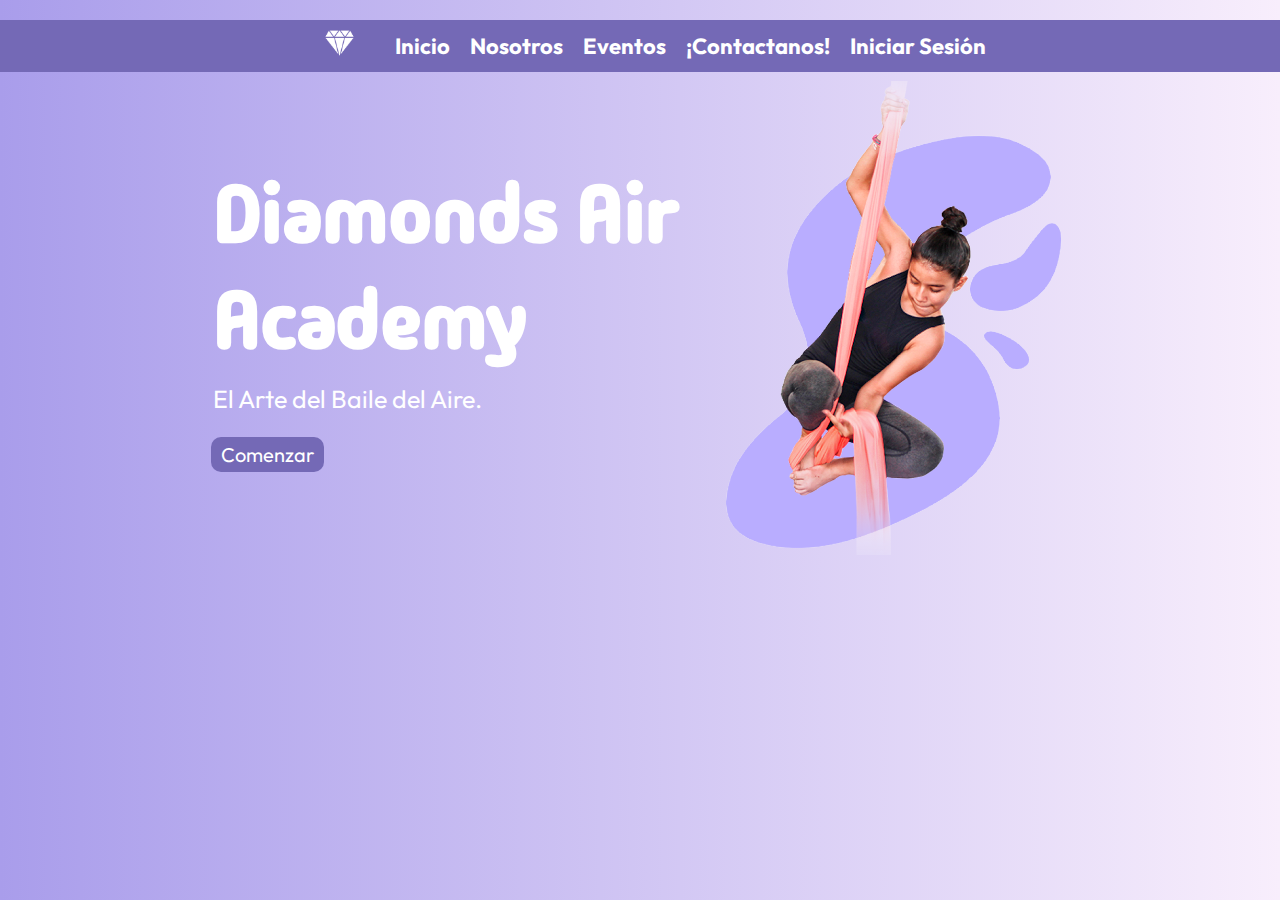
<file: html/index.html>
<!DOCTYPE html>
<html lang="es">
<head>
    <meta charset="UTF-8">
    <title>Bienvenido a Diamond Air Academy</title>
    <link rel="stylesheet" href="../css/style.css">
    <link rel="preconnect" href="https://fonts.googleapis.com">
    <link rel="preconnect" href="https://fonts.gstatic.com" crossorigin>
    <link href="https://fonts.googleapis.com/css2?family=Dancing+Script:wght@400..700&family=Great+Vibes&family=M+PLUS+Rounded+1c:wght@800&family=Madimi+One&display=swap" rel="stylesheet">
    <link href="https://fonts.googleapis.com/css2?family=Outfit&display=swap" rel="stylesheet">
    <link href='https://unpkg.com/boxicons@2.1.4/css/boxicons.min.css' rel='stylesheet'>
</head>
<body>

    <!-- Barra de Navegación -->
    <nav>
        <ul>
            <li><img src="../img/logodiamanre.png" alt="Logo de Diamond Air Academy" id="logo"></li>
            <li><a href="../html/index.html">Inicio</a></li>
            <li><a href="../html/nosotros.html">Nosotros</a></li>
            <li><a href="../html/eventos.html">Eventos</a></li>
            <li><a href="../html/contactanos.html">¡Contactanos!</a></li>
            <li><a href="../php/login.php">Iniciar Sesión</a></li>
        </ul>
    </nav>


    
    <div id="inicio">
    <div id="contenedor">
        <div id="texto">
            <h1>Diamonds Air<br>Academy</h1>
            <p>El Arte del Baile del Aire.</p>
            <br>
            <a href="../php/login.php"><button>Comenzar</button></a>


        </div>
        <div id="bailarina">
            <img src="../img/bailarinav2.png" alt="Imagen de la bailarina">
            <div id="cuadro"></div>
        </div>        
    </div>
    </div>
</body>
</html>
</file>
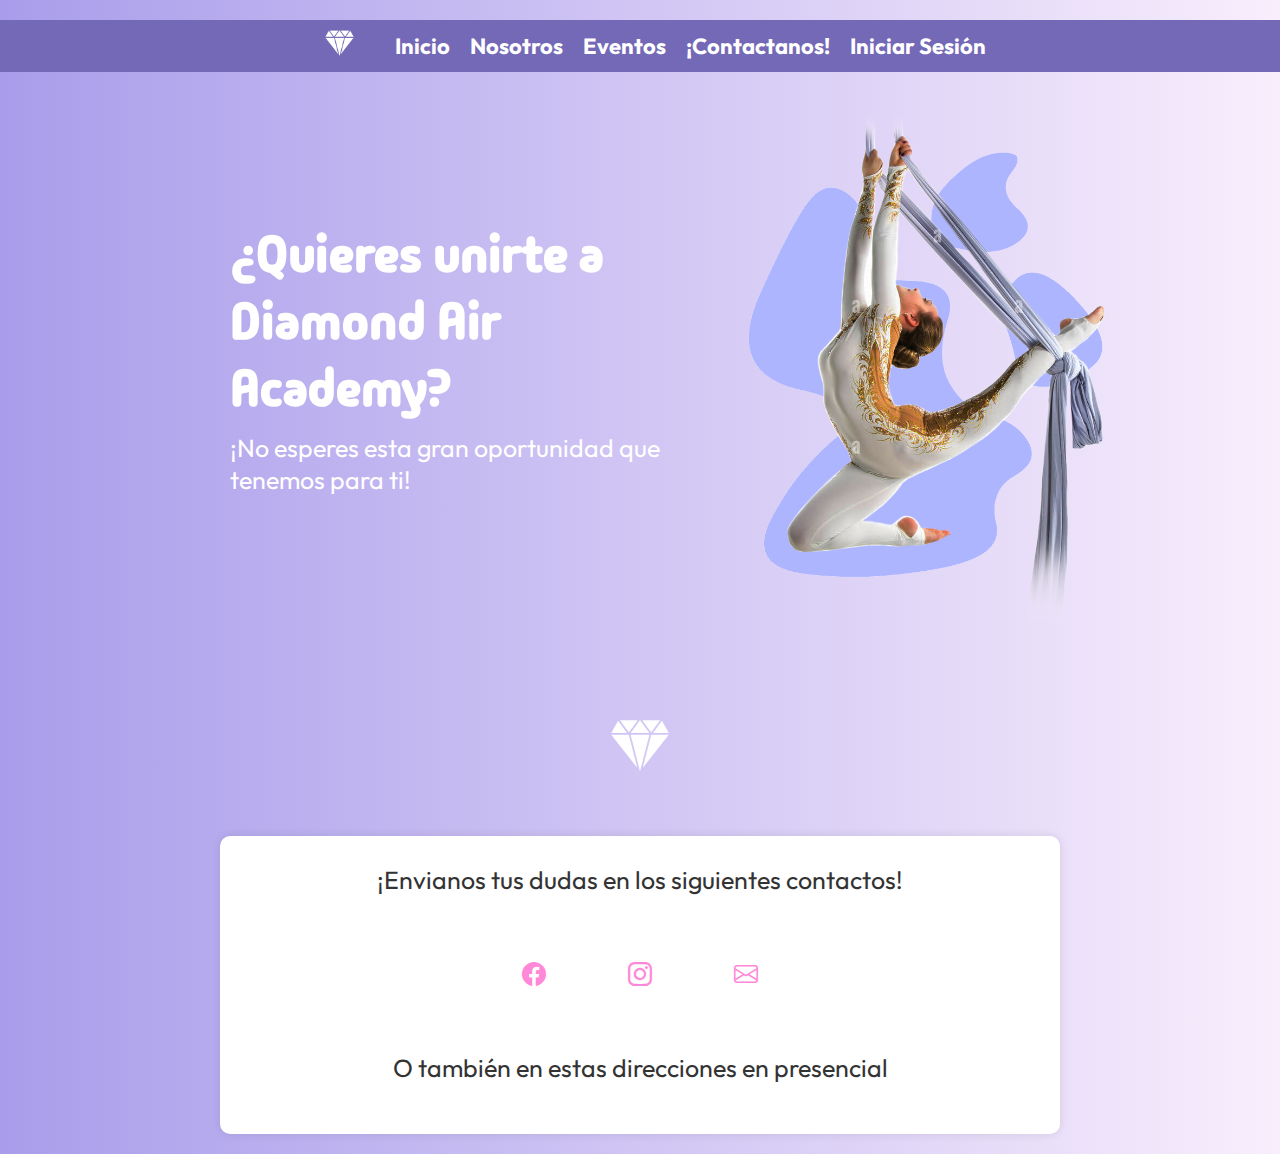
<file: html/contactanos.html>
<!DOCTYPE html>
<html lang="es">
<head>
    <meta charset="UTF-8">
    <title>Contactp - Diamond Air Academy</title>
    <link rel="stylesheet" href="../css/style.css">
    <link rel="preconnect" href="https://fonts.googleapis.com">
    <link rel="preconnect" href="https://fonts.gstatic.com" crossorigin>
    <link href="https://fonts.googleapis.com/css2?family=Dancing+Script:wght@400..700&family=Great+Vibes&family=Madimi+One&display=swap" rel="stylesheet">
    <link href="https://fonts.googleapis.com/css2?family=Outfit&display=swap" rel="stylesheet">
    <link href='https://unpkg.com/boxicons@2.1.4/css/boxicons.min.css' rel='stylesheet'>
    <!-- Favicon -->
    <link rel="icon" type="image/x-icon" href="imagenes/journal-code.svg">
    <!-- Iconos de Bootstrap -->
    <link rel="stylesheet" href="https://cdn.jsdelivr.net/npm/bootstrap-icons@1.9.1/font/bootstrap-icons.css">
</head>
<body>

    <!-- Barra de Navegación -->
    <nav>
        <ul>
            <li><img src="../img/logodiamanre.png" alt="Logo de Diamond Air Academy" id="logo"></li>
            <li><a href="../html/index.html">Inicio</a></li>
            <li><a href="../html/nosotros.html">Nosotros</a></li>
            <li><a href="../html/eventos.html">Eventos</a></li>
            <li><a href="../html/contactanos.html">¡Contactanos!</a></li>
            <li><a href="../php/login.php">Iniciar Sesión</a></li>
        </ul>
    </nav>

    <div id="contactanos">
        <div id="contenedor">
            <div id="texto">
                <h1>¿Quieres unirte a Diamond Air Academy?</h1>
                <p>¡No esperes esta gran oportunidad que tenemos para ti!</p>
                
    
    
            </div>
            <div id="bailarina">
                <img src="../img/bailarina2.png" alt="Imagen de la bailarina">
                <div id="cuadro"></div>
            </div>        
        </div>
    </div>

    <section>
        <img src="../img/logodiamanre.png">
    </section>
    

<div id="contactos">
    <p>¡Envianos tus dudas en los siguientes contactos!</p>

    
    <footer class="seccion-oscura d-flex flex-column align-items-center justify-content-center"> 
        <div class="iconos-redes-sociales d-flex flex-wrap align-items-center justify-content-center">
            <a href="https://www.facebook.com/DiamondAirAcademy/">
                <i class="bi bi-facebook"></i>
            </a>
            <a href="https://www.instagram.com/diamond_air_academy/">
                <i class="bi bi-instagram"></i>
            </a>
            <a href="mailto:arelialopezs@gmail.com">
                <i class="bi bi-envelope"></i>
            </a>
        </div>
    </footer>
    <p>O también en estas direcciones en presencial</p>
</div>
</body>
</html>
</file>
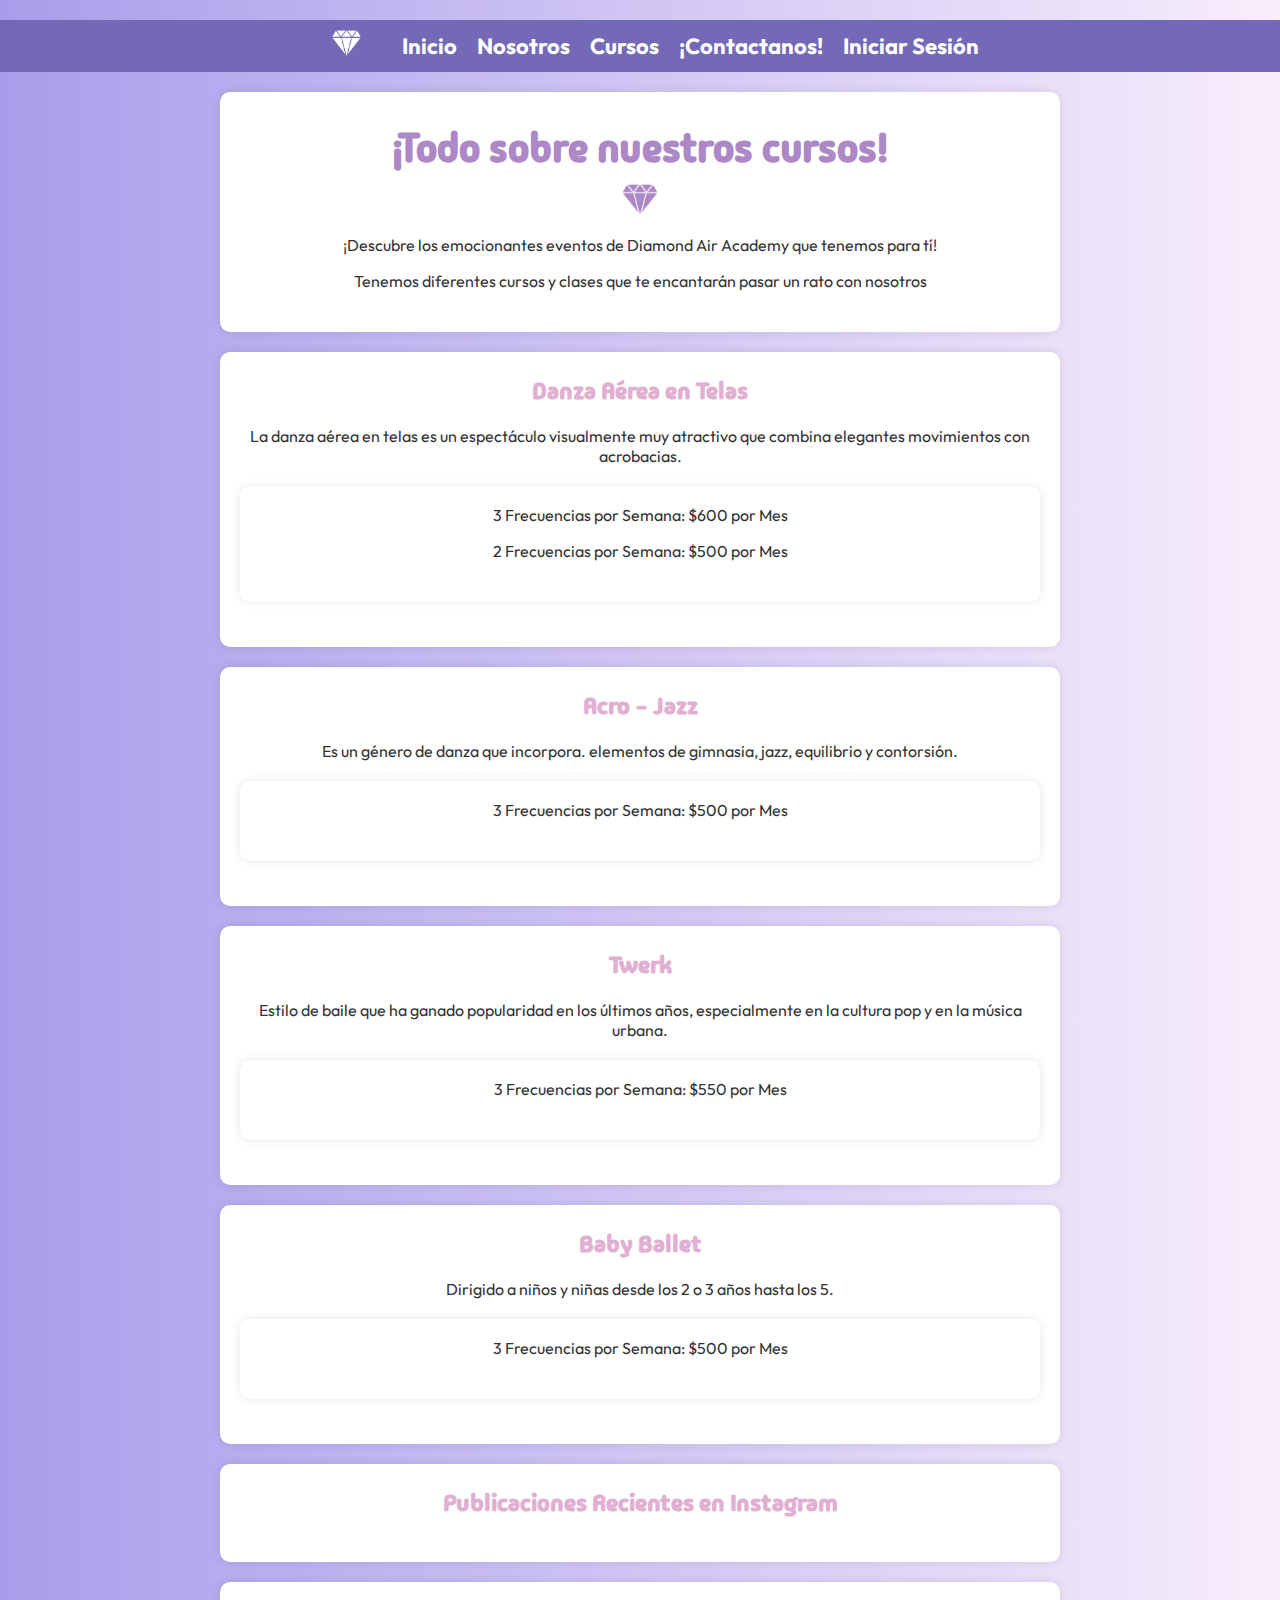
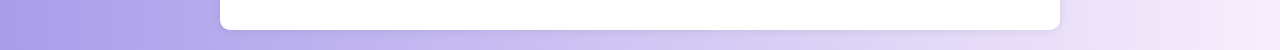
<file: html/eventos.html>
<!DOCTYPE html>
<html lang="es">
<head>
    <meta charset="UTF-8">
    <title>Eventos - Diamond Air Academy</title>
    <link rel="stylesheet" href="../css/style.css">
    <link rel="preconnect" href="https://fonts.googleapis.com">
    <link rel="preconnect" href="https://fonts.gstatic.com" crossorigin>
    <link href="https://fonts.googleapis.com/css2?family=Dancing+Script:wght@400..700&family=Great+Vibes&family=Madimi+One&display=swap" rel="stylesheet">
    <link href="https://fonts.googleapis.com/css2?family=Outfit&display=swap" rel="stylesheet">
    <link href='https://unpkg.com/boxicons@2.1.4/css/boxicons.min.css' rel='stylesheet'>
</head>
<body>

    <!-- Barra de Navegación -->
    <nav>
        <ul>
            <li><img src="../img/logodiamanre.png" alt="Logo de Diamond Air Academy" id="logo"></li>
            <li><a href="../html/index.html">Inicio</a></li>
            <li><a href="../html/nosotros.html">Nosotros</a></li>
            <li><a href="../html/eventos.html">Cursos</a></li>
            <li><a href="../html/contactanos.html">¡Contactanos!</a></li>
            <li><a href="../php/login.php">Iniciar Sesión</a></li>
        </ul>
    </nav>

    <!-- Contenido Principal -->
    <div id="eventos">
        <h1>¡Todo sobre nuestros cursos!</h1>
        <img src="../img/logodiamante-moradoclaro.png">
        <p>¡Descubre los emocionantes eventos de Diamond Air Academy que tenemos para tí!</p>
        <p>Tenemos diferentes cursos y clases que te encantarán pasar un rato con nosotros</p>
        <!-- Agrega información sobre eventos -->
    </div>
    <div>
        <h2>Danza Aérea en Telas</h2>
        <p>La danza aérea en telas es un espectáculo visualmente muy atractivo que combina elegantes movimientos con acrobacias.</p>
        <div>
            <p>3 Frecuencias por Semana: $600 por Mes</p>
            <p>2 Frecuencias por Semana: $500 por Mes</p>
        </div>
        <!-- Agrega información sobre eventos -->
    </div>
    
    <div>
        <h2>Acro - Jazz</h2>
        <p>Es un g&eacute;nero de danza que incorpora. elementos de gimnasia, jazz, equilibrio y contorsión.</p>
        <div>
            <p>3 Frecuencias por Semana: $500 por Mes</div>
        </div>
    </div>
    <div>
        <h2>Twerk</h2>
        <p>Estilo de baile que ha ganado popularidad en los últimos años, especialmente en la cultura pop y en la música urbana.</p>
        <div>
            <p>3 Frecuencias por Semana: $550 por Mes</div>
        </div>
    </div>
    <div>
        <h2>Baby Ballet</h2>
        <p>Dirigido a niños y niñas desde los 2 o 3 años hasta los 5.</p>
        <div>
            <p>3 Frecuencias por Semana: $500 por Mes</div>
        </div>
    </div>
    

    <!-- Publicaciones de Instagram -->
    <div id="instagram">
        <h2>Publicaciones Recientes en Instagram</h2>
        <!-- Inserta aquí un widget de Instagram o un código para mostrar publicaciones -->
        <!-- Consulta la documentación de Instagram para obtener un widget personalizado -->
        <!-- Ejemplo de widget de Instagram -->
        <blockquote class="instagram-media" data-instgrm-permalink="https://www.instagram.com/reel/C1piU1EuIRL/?utm_source=ig_web_button_native_share" data-instgrm-version="13"></blockquote>
        <script async src="//www.instagram.com/embed.js"></script>
    </div>


    <div>
        <h2></h2>
    </div>
</body>
</html>
</file>
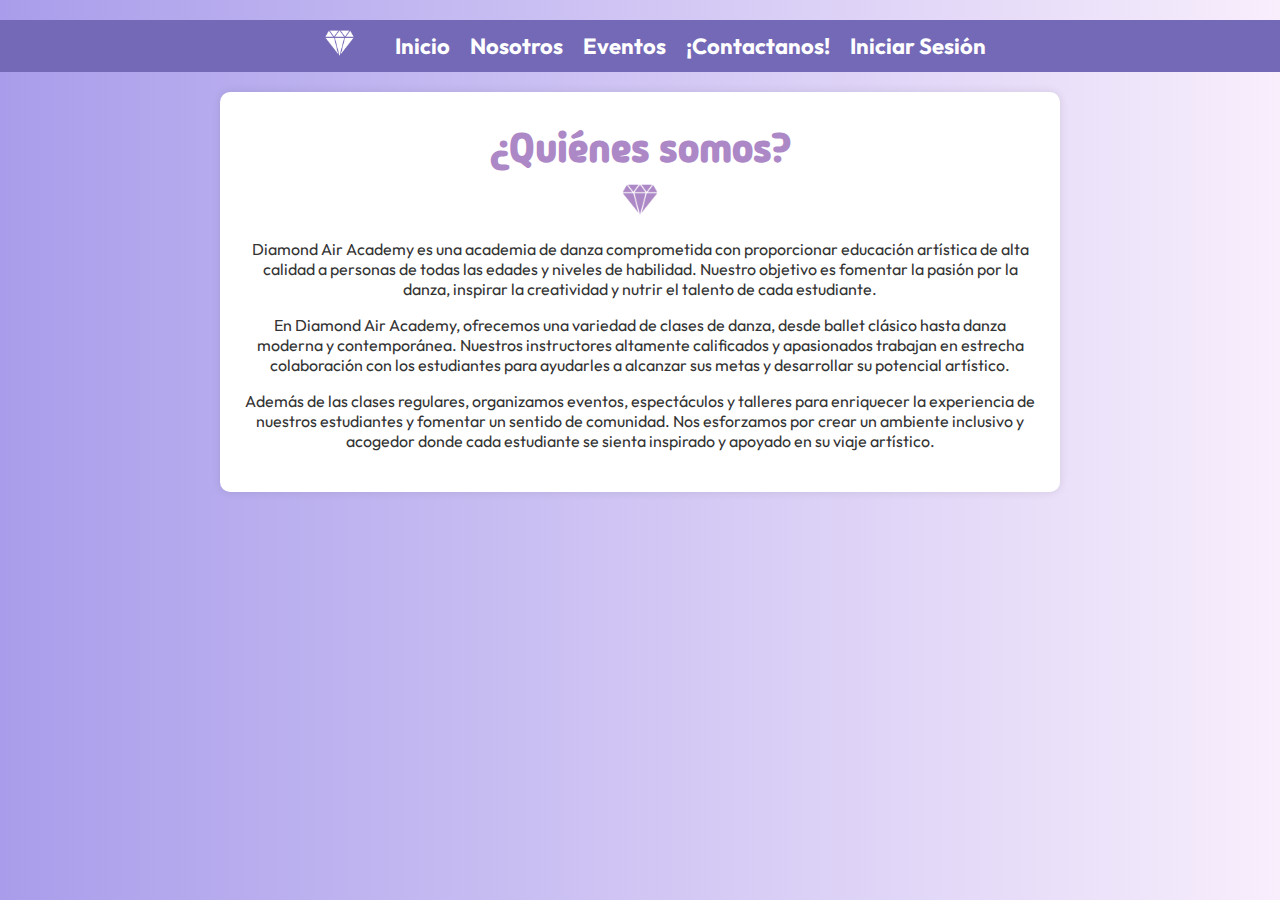
<file: html/nosotros.html>
<!DOCTYPE html>
<html lang="es">
<head>
    <meta charset="UTF-8">
    <title>Bienvenido a Diamond Air Academy</title>
    <link rel="stylesheet" href="../css/style.css">
    <link rel="preconnect" href="https://fonts.googleapis.com">
    <link rel="preconnect" href="https://fonts.gstatic.com" crossorigin>
    <link href="https://fonts.googleapis.com/css2?family=Dancing+Script:wght@400..700&family=Great+Vibes&family=M+PLUS+Rounded+1c:wght@800&family=Madimi+One&display=swap" rel="stylesheet">
    <link href="https://fonts.googleapis.com/css2?family=Outfit&display=swap" rel="stylesheet">
    <link href='https://unpkg.com/boxicons@2.1.4/css/boxicons.min.css' rel='stylesheet'>
</head>
<body>
    <!-- Barra de Navegación -->
    <nav>
        <ul>
            <li><img src="../img/logodiamanre.png" alt="Logo de Diamond Air Academy" id="logo"></li>
            <li><a href="../html/index.html">Inicio</a></li>
            <li><a href="../html/nosotros.html">Nosotros</a></li>
            <li><a href="../html/eventos.html">Eventos</a></li>
            <li><a href="../html/contactanos.html">¡Contactanos!</a></li>
            <li><a href="../php/login.php">Iniciar Sesión</a></li>
        </ul>
    </nav>

    <!-- Contenido Principal -->
    <div id="nosotros">
        <h1>¿Quiénes somos?</h1>
        <img src="../img/logodiamante-moradoclaro.png">
        <p>Diamond Air Academy es una academia de danza comprometida con proporcionar educación artística de alta calidad a personas de todas las edades y niveles de habilidad. Nuestro objetivo es fomentar la pasión por la danza, inspirar la creatividad y nutrir el talento de cada estudiante.</p>
        <p>En Diamond Air Academy, ofrecemos una variedad de clases de danza, desde ballet clásico hasta danza moderna y contemporánea. Nuestros instructores altamente calificados y apasionados trabajan en estrecha colaboración con los estudiantes para ayudarles a alcanzar sus metas y desarrollar su potencial artístico.</p>
        <p>Además de las clases regulares, organizamos eventos, espectáculos y talleres para enriquecer la experiencia de nuestros estudiantes y fomentar un sentido de comunidad. Nos esforzamos por crear un ambiente inclusivo y acogedor donde cada estudiante se sienta inspirado y apoyado en su viaje artístico.</p>
        </div>
    

    </div>
</body>
</html>
</file>
<file: css/style.css>
body {
    margin: 0;
    padding: 0;
    font-family: 'Outfit', sans-serif;
    background: linear-gradient(to left, #f8eefc, #a99deb);
}

#logo {
    max-width: 50px; /* Ajusta el tamaño del logo según sea necesario */
    margin-right: 10px; /* Agrega un margen a la derecha del logo para separarlo del texto */
}

nav {
    background-color: #7469B6; /* Color de fondo celeste */
    padding: 10px;
    text-align: center;
    margin-top: 20px; /* Agrega un margen superior */
    font-size: 22px;
}

nav ul {
    list-style: none;
    margin: 0;
    padding: 0;
    display: flex; /* Usa flexbox para alinear los elementos horizontalmente */
    align-items: center; /* Centra verticalmente los elementos */
    justify-content: center; /* Mueve los elementos al extremo derecho */
}

nav ul li {
    margin-left: 20px; /* Ajusta el espacio entre los elementos */
}


nav ul li a:hover{
    color:#ff88d9;
}

nav ul li a {
    text-decoration: none;
    color: #fff; /* Color de texto blanco */
    font-weight: bold;
}

div {
    max-width: 800px;
    margin: 20px auto;
    background-color: #fff; /* Color de fondo blanco */
    padding: 3px 20px 25px 20px;
    border-radius: 10px;
    box-shadow: 0 0 10px rgba(0, 0, 0, 0.1);
    text-align: center;
}

h1 {
    color: #AD88C6; /* Color de texto rosado */
    font-family: "Madimi One", sans-serif;
    text-align: center;
    font-size: 40px;
    margin-bottom: 10px; /* Ajusta el margen inferior del título */
}

h2{
    font-family: "Madimi One", sans-serif;
    text-align: center;
    color: #E1AFD1;
}

div p {
    color: #333; /* Color de texto gris oscuro */
}

/* Agrega más estilos según sea necesario */

button{
    font-family: 'Outfit', sans-serif;
    background-color: #7469B6;
    color: #ffffff;
    border-radius: 10px;
    padding: 5px 10px;
    border-style: none;
    margin-bottom: 12px;
    font-size: 15px;
}

button:hover{
    font-family: 'Outfit', sans-serif;
    background-color: #3e3280;
    color: #ffffff;
    border-radius: 10px;
    padding: 5px 10px;
    border-style: none;
    margin-bottom: 12px;
}

form{
    padding: 3px;
    margin: 30px;
    font-size: 17px;
}

form label{
    padding: 3px;
    display: block;
    margin-bottom: 2px; /* Agrega espacio debajo de cada etiqueta */
}

form input {
    margin-bottom: 15px; /* Agrega espacio debajo de cada campo de entrada y botón */   
    font-size: 16px;
    font-family: 'Outfit', sans-serif;
}

form p {
    margin-top: 150px; /* Agrega espacio encima del párrafo con el enlace */
}

#nosotros{
    text-align: center;
}

#nosotros img, #eventos img, #contacto img{
    width: 60px;
    align-items: center;
    margin: 0%;
    margin-bottom: 0%;
}

#nosotros {
    text-align: center; /* Centra el contenido horizontalmente */
    margin-top: 20px; /* Ajusta el margen superior del contenedor principal */
}


#nosotros img {
    margin-bottom: 10px; /* Ajusta el margen inferior de la imagen */
}

#nosotros p {
    margin-top: 10px; /* Ajusta el margen superior del párrafo */
}

/* Inicio */

#inicio,
#inicio div {
    background-color: transparent; /* Establece el color de fondo a transparente */
    box-shadow: none; /* Elimina la sombra del div con id "inicio" */
    max-width: max-content;
    padding-bottom: 0;
    margin-bottom: 0;
    margin-top: 0; /* Ajusta el margen superior a 0 para pegar el contenedor a la barra de navegación */
}

#inicio h1,
#inicio p {
    color: #fff;
    text-align: left;
    margin: 2px;
}

#inicio h1 {
    font-size: 80px;
}

#inicio p {
    font-size: 25px;
    margin-top: 10px;
}

#inicio img {
    width: 350px; /* Ajusta el ancho al 100% para ocupar todo el espacio disponible */
    margin: 0;
    position: relative; 
}

#contenedor {
    display: flex;
    width: max-content;
    align-items: center;
}

#contenedor #texto {
    width: 70%; /* Ajusta el ancho del texto */
}

#bailarina {
    margin: 0;
    padding-bottom: 0;
    width: 40%; /* Ajusta el ancho de la imagen */
    position: relative;
}



#texto{
    text-align: left;
}

#texto button{
        font-size: 20px;
}

/* Inicio */

#contactanos,
#contactanos div {
    background-color: transparent; /* Establece el color de fondo a transparente */
    box-shadow: none; /* Elimina la sombra del div con id "inicio" */
    max-width: 900px;
    padding-bottom: 0;
    margin-bottom: 0;
    margin-top: 0; /* Ajusta el margen superior a 0 para pegar el contenedor a la barra de navegación */
}

#contactanos h1,
#contactanos p {
    color: #fff;
    text-align: left;
    margin-top: 2px;
}

#contactanos h1 {
    font-size: 50px;
}

#contactanos p {
    font-size: 25px;
    margin-top: 10px;
}

#contactanos img {
    width: 400px; /* Ajusta el ancho al 100% para ocupar todo el espacio disponible */
    margin: 0;
    position: relative; 
}


/* Contacto */

section{
    margin-bottom: 20px;
    text-align: center;
    margin-bottom: 60px;
    margin-top: 60px;
}
section img{
    width: 100px;
}

#contactos p{
    font-size: 25px;
}

#contactos div{
    align-items: center;
    text-align: center;
    width: 100%;
    background-color: transparent; /* Color de fondo blanco */
    padding: 0px 0px 0px 0px;
    border-radius: 0px;
}

.iconos-redes-sociales {
    display: flex;
    justify-content: center;
    box-shadow: none;
}

.iconos-redes-sociales a {
    width: 90px;
    height: 90px;
    display: flex;
    align-items: center;
    justify-content: center;
    margin: 6px;
    border: 2px solid white;
    border-radius: 50%;
    transition: all 0.2s ease-in;
}

.iconos-redes-sociales a i {
    color: #ff88d9;
    font-size: 1.5rem;
    transition: all 0.2s ease-in;
}

.iconos-redes-sociales a:hover {
    background-color: white;
    border: 2px solid #7469B6;
}

.iconos-redes-sociales a:hover i {
    color: #7469B6;
}
</file>
